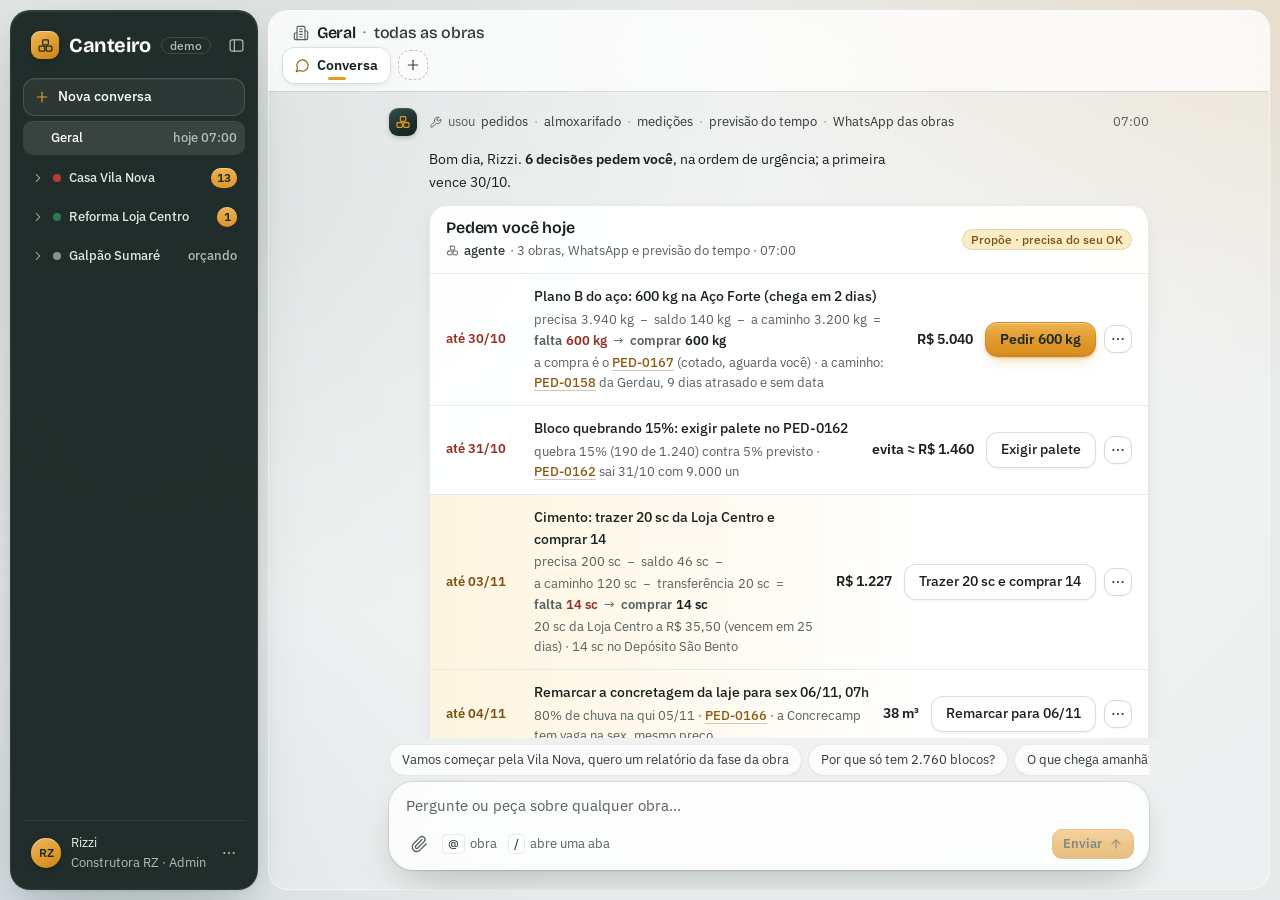
<file: index.html>
<!doctype html>
<html lang="pt-BR">
<head>
<meta charset="utf-8">
<meta name="viewport" content="width=device-width, initial-scale=1">
<meta name="robots" content="noindex, nofollow">
<title>Canteiro · agente de obras (protótipo)</title>
<link rel="preconnect" href="https://fonts.googleapis.com">
<link rel="preconnect" href="https://fonts.gstatic.com" crossorigin>
<link href="https://fonts.googleapis.com/css2?family=IBM+Plex+Sans:wght@400;500;600&family=Bricolage+Grotesque:opsz,wght@12..96,500;12..96,600;12..96,700&display=swap" rel="stylesheet">
<link rel="stylesheet" href="css/app.css">
<link rel="stylesheet" href="css/motion.css">
</head>
<body>
<div id="gate"><div class="box">
  <div class="brand"><div class="logo"><svg width="17" height="17" viewBox="0 0 24 24" fill="none" stroke="currentColor" stroke-width="1.75" stroke-linecap="round" stroke-linejoin="round" aria-hidden="true"><rect x="3" y="13" width="8" height="7" rx="1.2"/><rect x="13" y="13" width="8" height="7" rx="1.2"/><rect x="8" y="4" width="8" height="7" rx="1.2"/></svg></div>Canteiro</div>
  <h2>Abra no computador</h2>
  <p>O painel do gerente é feito para telas a partir de 1100 px. No celular, use a tela do canteiro: o WhatsApp do mestre, que funciona aqui.</p>
  <a class="btn amb" href="#campo">Abrir a tela do canteiro</a>
  <p class="meta">Sua tela: <span id="gw"></span> px de largura · o painel pede 1100 px</p>
</div></div>
<div class="app">
  <aside class="side" id="side"></aside>
  <header class="ses-top" id="sesTop" hidden></header>
  <main class="main" id="main"></main>
  <section class="visao" id="visao" aria-labelledby="vsTit" hidden></section>
</div>
<div class="drawer" id="drawer" onclick="if(event.target===this)closeDrawer()"><div class="pane" id="drawerPane" role="dialog" aria-modal="true" tabindex="-1"></div></div>
<div class="modal" id="modal" onclick="if(event.target===this)foraDoModal()"><div class="box" id="modalBox" role="dialog" aria-modal="true" tabindex="-1"></div></div>
<div class="toast" id="toast" role="status" aria-live="polite"></div>

<script src="js/icons.js"></script>
<script src="js/data.js"></script>
<script src="js/core.js"></script>
<script src="js/features/campo.js"></script>
<script src="js/features/proativo.js"></script>
<script src="js/features/gestao.js"></script>
<script src="js/features/conversa.js"></script>
<script src="js/features/clima.js"></script>
<script src="js/features/mercado.js"></script>
<script src="js/boot.js"></script>
<script src="js/motion.js"></script>
</body>
</html>
</file>
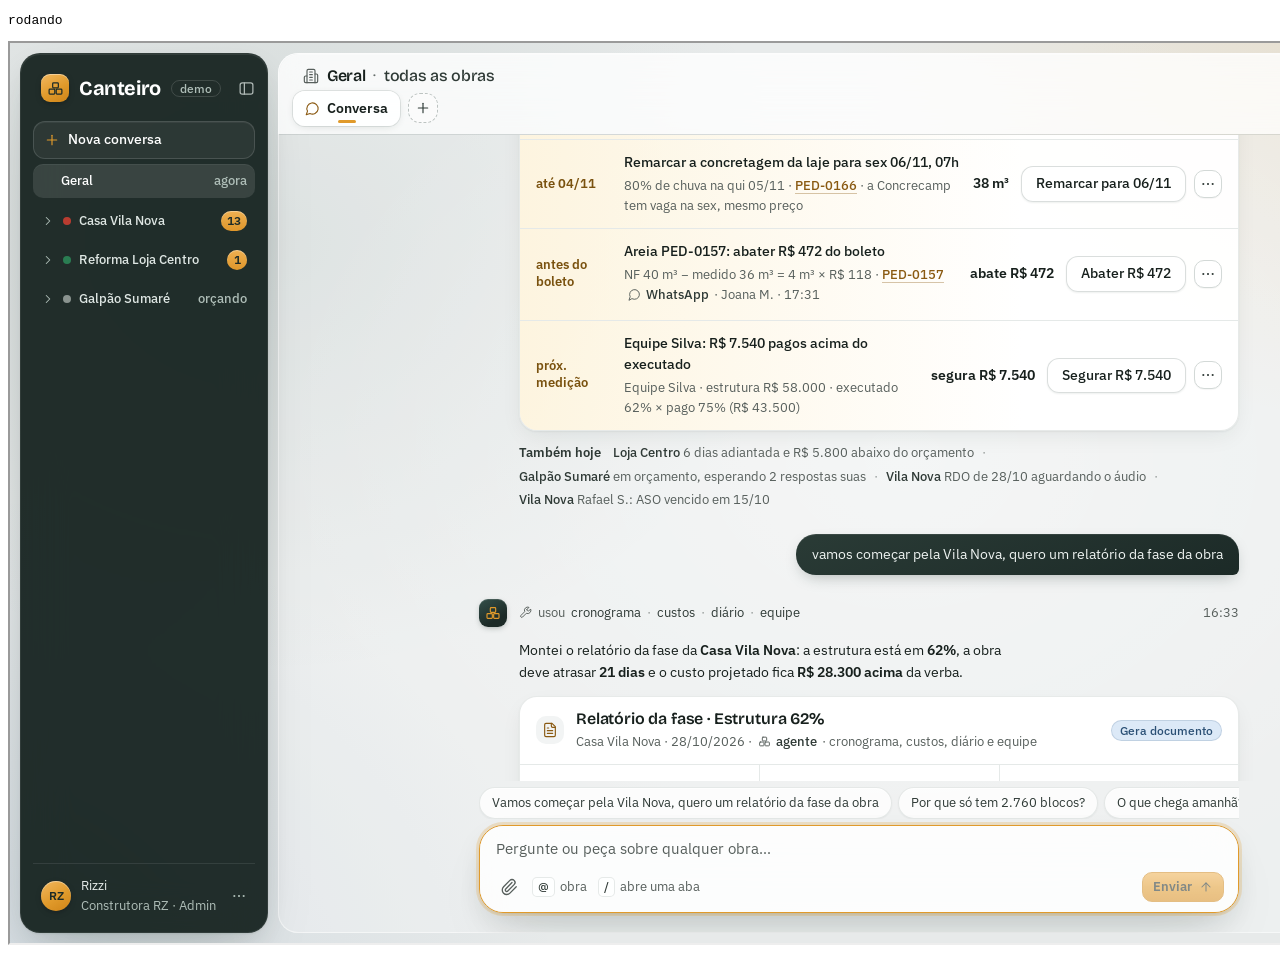
<file: tests/conversa.html>
<!doctype html><meta charset="utf-8"><body><pre id="out">rodando</pre><script>
/* Digita no campo como o usuário e confere o que o agente devolve. */
const log=[], errs=[]; const f=document.createElement('iframe'); f.style.width='1440px'; f.style.height='900px'; document.body.appendChild(f);
const sleep=ms=>new Promise(r=>setTimeout(r,ms));
f.onload=async()=>{ const w=f.contentWindow, d=()=>f.contentDocument; w.onerror=m=>errs.push(String(m));
 const E=s=>{try{return w.eval(s)}catch(e){errs.push(s+' → '+e.message)}};
 const ultimo=()=>{ const m=[...d().querySelectorAll('.msg')]; return m.length? m[m.length-1].innerText : ''; };
 const digitar=async(txt)=>{ const ta=d().querySelector('textarea'); if(!ta){errs.push('sem campo'); return '';}
   ta.value=txt; ta.dispatchEvent(new w.Event('input',{bubbles:true})); ta.dispatchEvent(new w.KeyboardEvent('keydown',{key:'Enter',bubbles:true}));
   const marca=txt.replace(/^@\S+\s+\S+\s*/,'').slice(0,18);
   // espera a resposta: tudo o que vem depois da mensagem digitada
   for(let i=0;i<80;i++){ const ms=[...d().querySelectorAll('.msg')]; const j=ms.map(m=>m.innerText).findLastIndex(x=>x.includes(marca));
     if(j>=0 && ms.length>j+1 && !d().querySelector('.ca-pensando')){ await sleep(200); return [...d().querySelectorAll('.msg')].slice(j+1).map(m=>m.innerText).join('\n'); }
     await sleep(100); }
   errs.push('sem resposta para: '+txt); return ''; };
 const tem=(nome,txt,re)=>{ const ok=re.test(txt); log.push((ok?'ok   ':'FALHA ')+nome); if(!ok) errs.push(nome+': '+txt.slice(0,160).replace(/\s+/g,' ')); };
 await sleep(400);
 tem('abre na Geral com o briefing', d().querySelector('#main').innerText, /decis|pedem/i);
 tem('relatório da fase', await digitar('vamos começar pela Vila Nova, quero um relatório da fase da obra'), /Relatório da fase/);
 tem('oferece a sessão da obra', d().querySelector('#main').innerText, /sessão só da|Continuar/i);
 tem('blocos: conta e quebra', await digitar('por que só tem 2.760 blocos?'), /2\.760[\s\S]*15%/);
 const ab=[...d().querySelectorAll('.msg button, .msg a')].reverse().find(b=>/almoxarifado/i.test(b.textContent)); if(ab){ ab.click(); await sleep(300); }
 tem('abre o almoxarifado numa aba', String(f.contentWindow.location.hash)+' '+(E('JSON.stringify(state.visao||{})')||''), /\/t\/inventario/);
 tem('a conversa sai da vista (uma coisa por vez)', String(E("document.getElementById('main').hidden")), /true/);
 const pg=d().getElementById('vsPerg'); if(pg){ pg.value='o que pede atenção aqui?'; pg.dispatchEvent(new w.Event('input',{bubbles:true})); pg.form.requestSubmit(); }
 for(let i=0;i<40 && (d().querySelector('.ca-pensando')||!E('state.visao===null')); i++) await sleep(100); await sleep(300);
 tem('campo da aba responde na Conversa', E("JSON.stringify(state.visao)")+' '+[...d().querySelectorAll('.msg')].slice(-3).map(m=>m.innerText).join(' '), /^null[\s\S]*(Almoxarifado|almoxarifado)/);
 tem('a aba fica guardada', E("sessaoAtual().abas.map(a=>a.chave).join()"), /inventario/);
 tem('@Loja Centro sobras', await digitar('@Loja Centro o que sobra?'), /porcelanato|cimento/i);
 tem('pedir aço vira proposta', await digitar('pede 600 kg de aço'), /Aprovar|Pedir/);
 tem('quem está na obra', await digitar('quem está na obra hoje?'), /7|Rafael/);
 tem('não reconhecido é honesto', await digitar('qual a cor do capacete do papa'), /não sei|chutar/i);
 E("abrirVisao('kanban','vila-nova')"); await sleep(300); E('perguntarSobre()'); await sleep(200);
 tem('perguntar sobre a visão de Pedidos', await digitar('explica isto'), /PED-|pedido|NF/i);
 tem('o agente não abre aba sozinho', String(E('state.visao')), /null/);
 const sem=/NaN|undefined|\[object/.exec(d().querySelector('#main').innerText); if(sem) errs.push('LIXO na conversa: '+sem[0]);
 document.getElementById('out').textContent='FIM\n'+log.join('\n')+'\nERROS:\n'+(errs.join('\n')||'nenhum'); };
f.src='/index.html?cv='+Math.random()+'#c/geral';
</script>
</file>
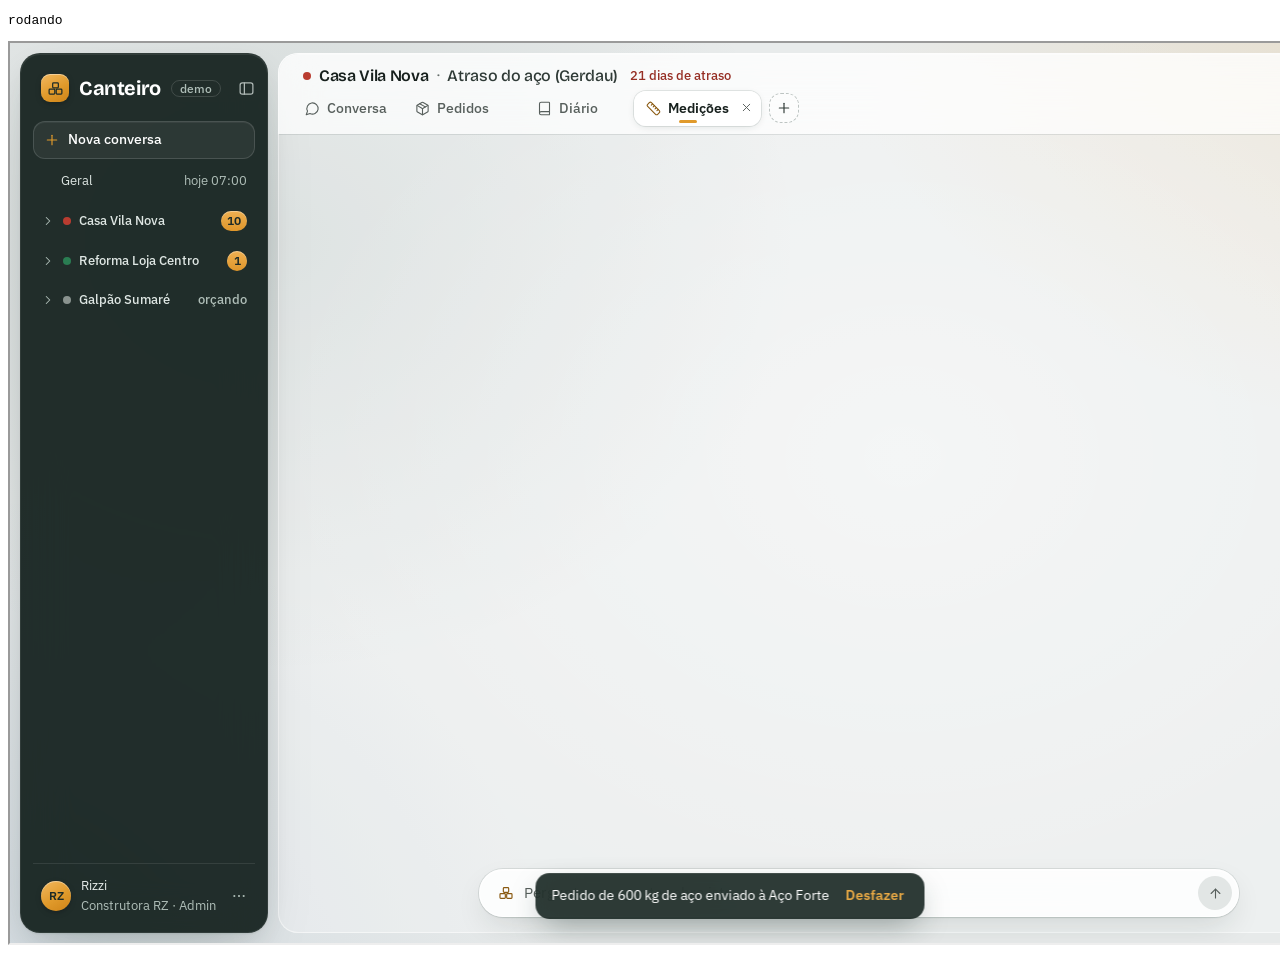
<file: tests/ponta-a-ponta.html>
<!doctype html><meta charset="utf-8"><body><pre id="out">rodando</pre><script>
const log=[], errs=[]; const f=document.createElement('iframe'); f.style.width='1440px'; f.style.height='900px'; document.body.appendChild(f);
const sleep=ms=>new Promise(r=>setTimeout(r,ms));
f.onload=async()=>{ const w=f.contentWindow, d=()=>f.contentDocument; w.onerror=m=>errs.push(String(m));
 const E=s=>{try{return w.eval(s)}catch(e){errs.push(s+' → '+e.message)}};
 const go=async h=>{E(`location.hash='#${h}'`); await sleep(120);};
 // a tela pedida pela rota antiga abre como visão (#visao); o resto (conversa, modal) fica onde estava
 const clicar=async(sel,re,onde='#visao:not([hidden]), #main')=>{ const b=[...d().querySelectorAll(onde.split(', ').map(o=>o+' '+sel).join(', '))].find(x=>re.test(x.textContent.trim())); if(!b){errs.push('sem botão '+re+' em '+onde); return false;} b.click(); await sleep(150); return true; };
 const sal=id=>E(`(()=>{const i=dados('vila-nova').inv.find(x=>x.id==='${id}');return i.ent-i.sai})()`);
 // 1. Pedidos: aprovar a telha pelo botão
 await go('obra/vila-nova/kanban'); const c0=E("LOTES.find(l=>l.id==='PED-0163').col");
 await clicar('button',/^Aprovar R\$ 9\.165/); log.push('PED-0163 col '+c0+' → '+E("LOTES.find(l=>l.id==='PED-0163').col"));
 // 2. WhatsApp: confirmar o áudio pelo botão
 await go('campo'); const b0=sal('bloco'); await clicar('button',/^Confirmar e gravar/); log.push('bloco '+b0+' → '+sal('bloco'));
 await go('obra/vila-nova/diario'); log.push('RDO aguardando? '+d().querySelector('#visao').innerText.includes('aguardando confirmação'));
 // 3. NF da areia pelo modal
 const a0=sal('areia'); E("openConferencia('PED-0157')"); await sleep(200); await clicar('button',/^Abater R\$ 472/,'#modal'); log.push('areia '+a0+' → '+sal('areia')+' · conf '+E("LOTES.find(l=>l.id==='PED-0157').conf"));
 // 4. Início: aprovar a 1ª decisão
 await go('home'); const l0=E('LOG.length'); const pri=d().querySelector('#main .btn.amb, #main .btn.pri'); if(pri){pri.click(); await sleep(250);} else errs.push('home sem primária'); log.push('LOG '+l0+' → '+E('LOG.length'));
 // 5. Medições: segurar e contador de Custos
 await go('obra/vila-nova/medicoes'); await clicar('button',/^Segurar R\$ 7\.540/); log.push('Custos pend '+E("typeof pendCustos==='function'?pendCustos(OBRAS[0]).length??pendCustos(OBRAS[0]):'?'"));
 // 6. Aprovações em lote
 await go('aprovacoes'); E('apTodas(true)'); await sleep(100); const p0=E("PROPOSTAS.filter(p=>p.st==='pendente').length"); E('aprovarSelecionadas()'); await sleep(150); log.push('pendentes '+p0+' → '+E("PROPOSTAS.filter(p=>p.st==='pendente').length"));
 // 7. Todas as rotas depois de tudo
 for(const r of ['home','hub','estoque','aprovacoes','campo','fluxos','obra/vila-nova/hoje','obra/vila-nova/componentes','obra/vila-nova/kanban','obra/vila-nova/inventario','obra/vila-nova/entreobras','obra/vila-nova/overview','obra/vila-nova/medicoes','obra/vila-nova/prazos','obra/vila-nova/diario','obra/vila-nova/equipe','obra/loja-centro/hoje','obra/loja-centro/kanban','obra/galpao/hoje']){ await go(r); const t=d().querySelector('#main').innerText+d().querySelector('#visao').innerText; if(/NaN|undefined|\[object/.test(t)) errs.push('LIXO '+r+': '+t.match(/.{0,30}(NaN|undefined|\[object).{0,15}/)[0]); if(t.length<50) errs.push('VAZIA '+r); }
 document.getElementById('out').textContent='FIM\n'+log.join('\n')+'\nERROS:\n'+(errs.join('\n')||'nenhum'); };
f.src='/index.html?e2e='+Math.random()+'#home';
</script>
</file>
<file: css/app.css>
/* =====================================================================================================
   Canteiro · base do redesign (design/direcao.md)
   Cor com semântica fixa: ocre = ação · âmbar = pede você · vermelho = perda/bloqueio · azul = a caminho
   · verde = resolvido · cinza = informação. Um nível de caixa (página → cartão). Sem faixa lateral colorida.
   ===================================================================================================== */
:root{
  /* superfícies: concreto frio e neutro (não bege) */
  --bg:#e7eaea; --card:#fff; --sunk:#f2f4f4; --cream:#f2f4f4; --cream2:#e2e6e5;
  --line:#d3d9d7; --line2:#e5e9e8;
  /* texto (AA sobre branco e sobre o concreto) */
  --ink:#17201d; --ink2:#2f3a36; --muted:#575f5c; --faint:#666e6b;
  /* sidebar verde-grafite */
  --side:#1c2a27; --sideHover:rgba(255,255,255,.07); --sideOn:rgba(255,255,255,.11); --sideInk:#dfe7e4; --sideMuted:#afbeb8;
  /* ocre = ação */
  --accent:#e09a2b; --accentHi:#eaaa45; --accentSoft:#fcedd2; --accentInk:#8a5a12;
  --pine:#1c2a27; --pineSoft:#e1ece8; --pineLine:#c4d5ce;
  /* estados (fundos um tom mais vivos; o texto continua AA sobre eles) */
  --amber:#a06a16; --amberSoft:#fcecc6; --amberInk:#7a520f;      /* pede você */
  --red:#b93c30;   --redSoft:#fce3de;   --redInk:#962e24;        /* perda já ocorrida, bloqueio */
  --blue:#3d6b96;  --blueSoft:#dce9f7;  --blueInk:#2b5075;       /* a caminho, transferência */
  --green:#2a7d52; --greenSoft:#d8f0e1; --greenInk:#236c46;      /* resolvido, dentro do previsto */
  --gray:#6a7370;  --graySoft:#dde3e1;  --grayInk:#4a5350;       /* informação */
  --violet:#6b5aa0;
  /* tipografia: 13 · 14 · 16 · 22 · 28 (nada abaixo de 12) */
  --sans:"IBM Plex Sans",-apple-system,BlinkMacSystemFont,"Segoe UI",sans-serif;
  --serif:"Bricolage Grotesque","IBM Plex Sans",-apple-system,sans-serif;
  --t-meta:13px; --t-body:14px; --t-sec:16px; --t-bloco:22px; --t-h1:28px;
  /* espaço */
  --s1:4px; --s2:8px; --s3:12px; --s4:16px; --s5:24px; --s6:32px;
  /* forma: cartão e painel 18 · controle 12 · pílula 999 */
  --r:18px; --rc:12px; --rp:999px;
  /* profundidade: sombras em camadas tingidas de verde-grafite; borda translúcida com realce interno */
  --edge:rgba(28,52,45,.10); --edgeHi:rgba(255,255,255,.7); --hl:inset 0 1px 0 rgba(255,255,255,.6);
  --shadow:0 1px 2px rgba(20,40,34,.06),0 8px 24px -6px rgba(20,40,34,.09);
  --shadowUp:0 1px 2px rgba(20,40,34,.07),0 12px 32px -8px rgba(20,40,34,.16),0 28px 64px -24px rgba(20,40,34,.18);
  /* vidro */
  --glass:rgba(255,255,255,.72); --glassStrong:rgba(255,255,255,.84); --glassDark:rgba(19,32,28,.93);
  --blur:blur(20px) saturate(150%);
  /* movimento */
  --ease:cubic-bezier(.23,1,.32,1);
}
*{box-sizing:border-box} html,body{margin:0;height:100%}
body{font:400 var(--t-body)/1.55 var(--sans);color:var(--ink);background:var(--bg);-webkit-font-smoothing:antialiased;font-variant-numeric:tabular-nums}
button{font:inherit;cursor:pointer;color:inherit} a{color:inherit;text-decoration:none}
:focus-visible{outline:2px solid var(--accentInk);outline-offset:2px;border-radius:6px}
b,strong{font-weight:600}
.ic{flex:none;vertical-align:-3px}
h1,h2,h3{font-family:var(--serif);font-weight:600;letter-spacing:-.02em;text-wrap:balance}
p{text-wrap:pretty}
.app{display:grid;grid-template-columns:248px minmax(0,1fr);height:100vh}

/* ---------------- sidebar ---------------- */
.side{background:var(--side);color:var(--sideInk);display:flex;flex-direction:column;padding:16px 12px 12px;gap:1px;overflow:auto}
.brand{display:flex;align-items:center;gap:10px;font:700 20px var(--serif);letter-spacing:-.02em;color:#fff;padding:2px 8px 16px}
.brand .tag{font:500 12px var(--sans);letter-spacing:0;color:var(--sideMuted);border:1px solid #3d524c;border-radius:99px;padding:0 8px;margin-left:auto}
.logo{width:28px;height:28px;display:grid;place-items:center;flex:none;background:var(--accent);color:var(--pine);border-radius:7px}
.logo svg{width:17px;height:17px}
.side .sec{font-size:12px;color:var(--sideMuted);padding:20px 8px 6px;font-weight:600;letter-spacing:.06em;text-transform:uppercase}
.nav{display:flex;align-items:center;gap:10px;padding:7px 8px;border-radius:7px;color:var(--sideInk);font-size:var(--t-body);min-height:34px}
.nav .ic{color:var(--sideMuted)}
.nav.on{background:var(--sideOn);color:#fff;font-weight:500} .nav.on .ic{color:var(--accent)}
.nav .dot{width:8px;height:8px;border-radius:50%;flex:none;margin:0 4px}
.nav small{margin-left:auto;color:var(--sideMuted);font-size:var(--t-meta)}
.nav .count{margin-left:auto;background:var(--accent);color:var(--pine);font-size:12px;font-weight:600;min-width:20px;text-align:center;padding:0 6px;border-radius:99px;line-height:20px}
.nav .count + small{margin-left:8px}
.newbtn{margin:4px 0;padding:7px 8px;border:0;border-radius:7px;color:var(--sideMuted);background:none;text-align:left;display:flex;align-items:center;gap:10px;font-size:var(--t-body)}
.side .foot{margin-top:auto;padding:12px 8px 4px;border-top:1px solid #2e423d;display:flex;gap:10px;align-items:center;font-size:var(--t-meta);line-height:1.35;color:#e6ecea}
.side .foot span{color:var(--sideMuted)}
.av{width:30px;height:30px;border-radius:50%;background:var(--accent);color:var(--pine);display:grid;place-items:center;font-size:12px;font-weight:600;flex:none}
.fict{display:flex;gap:8px;margin:16px 0 8px;padding:8px;border-radius:7px;color:var(--sideMuted);font-size:12px;line-height:1.45;border:1px solid #2e423d}
.fict .ic{margin-top:1px;color:var(--accent)}
.toggle{margin-left:auto;width:26px;height:15px;border-radius:99px;background:#3d524c;position:relative;flex:none;transition:background .15s var(--ease)}
.toggle::after{content:"";position:absolute;top:2px;left:2px;width:11px;height:11px;border-radius:50%;background:#fff;transition:transform .15s var(--ease)}
.notes .toggle{background:var(--accent)} .notes .toggle::after{transform:translateX(11px)}

/* ---------------- página ---------------- */
.main{overflow:auto;display:flex;flex-direction:column;min-width:0}
.main>*{min-width:0}
.top{flex:none;display:flex;align-items:center;gap:var(--s3);padding:24px var(--s6) 16px;background:#fff;border-bottom:1px solid var(--line)}
.top h1{font-size:var(--t-h1);line-height:1.15;margin:0}
.top:has(+ .tabs){border-bottom:0;padding-bottom:0}
.crumb{color:var(--muted);font-size:var(--t-meta)} .crumb a{text-decoration:underline;text-decoration-color:var(--line);text-underline-offset:3px}
.page{padding:var(--s5) var(--s6) 48px;flex:1;min-width:0;overflow-x:hidden}
.grid{display:grid;gap:var(--s4)} .g2{grid-template-columns:1fr 1fr} .g3{grid-template-columns:repeat(3,1fr)} .g4{grid-template-columns:repeat(4,1fr)}
.grid>*{min-width:0}
.row{display:flex;align-items:center;gap:var(--s2)} .sp{flex:1} .mut{color:var(--muted)} .sm{font-size:var(--t-meta)}
.sectit{font:600 var(--t-sec) var(--serif);letter-spacing:-.01em}

/* cabeçalho da obra */
.obra-top{align-items:flex-start}
.obra-top h1{display:flex;align-items:center;gap:var(--s3)}
.obra-status{display:flex;flex-wrap:wrap;align-items:center;gap:6px 10px;margin-top:6px;font-size:var(--t-meta);color:var(--muted)}
.obra-status b{color:var(--ink);font-weight:500}
.obra-status .sepr{color:var(--line)}

/* abas de 1º nível (Hoje · Suprimentos · Custos · Execução) */
.tabs{flex:none;display:flex;gap:var(--s1);padding:12px var(--s6) 0;border-bottom:1px solid var(--line);background:#fff;overflow-x:auto;scrollbar-width:none}
.tabs::-webkit-scrollbar{display:none}
.tab{flex:none;display:inline-flex;align-items:center;gap:7px;padding:8px 12px 11px;color:var(--muted);white-space:nowrap;border-bottom:2px solid transparent;margin-bottom:-1px;font-size:var(--t-body);font-weight:500}
.tab.on{color:var(--ink);border-bottom-color:var(--accent);font-weight:600} .tab.on .ic{color:var(--accentInk)}
.tab[aria-disabled="true"]{color:#8a928f;cursor:not-allowed}
.tab .count{background:var(--accent);color:var(--pine);font-size:12px;font-weight:600;min-width:20px;text-align:center;padding:0 6px;border-radius:99px;line-height:20px}
.subnav{display:flex;align-items:center;gap:var(--s3);margin:0 0 var(--s5)}

/* controle segmentado (2º nível e filtros) */
.seg{display:inline-flex;gap:2px;padding:3px;background:var(--cream2);border-radius:9px}
.seg a,.seg button{display:inline-flex;align-items:center;gap:6px;border:0;background:none;padding:6px 12px;border-radius:7px;font-size:var(--t-body);font-weight:500;color:var(--ink2);white-space:nowrap;line-height:1.4}
.seg .on{background:#fff;color:var(--ink);box-shadow:0 1px 2px rgba(23,32,29,.1)}
.seg .n{font-size:12px;font-weight:600;color:var(--accentInk)}

/* ---------------- superfícies ---------------- */
.card{background:var(--card);border:1px solid var(--line);border-radius:var(--r);padding:20px 24px;box-shadow:var(--shadow)}
.card h3{margin:0 0 var(--s3);font:600 var(--t-sec)/1.3 var(--serif);letter-spacing:-.01em;display:flex;align-items:center;gap:var(--s2);flex-wrap:wrap}
.card h3 small{color:var(--muted);font:400 var(--t-meta) var(--sans);letter-spacing:0}
.card h3 .ic{color:var(--accentInk)}
/* Um nível de caixa: cartão dentro de cartão (ou dentro do modal) vira região, sem borda nem sombra. */
.card .card,.modal .box .card,.drawer .pane .card .card{border:0;box-shadow:none;border-radius:8px;background:var(--sunk)}
.card .card.agentnote,.modal .box .card.agentnote{background:var(--pineSoft)!important}
.card .card.alertnote,.modal .box .card.alertnote{background:var(--redSoft)!important}
.wscard{cursor:pointer}
.wscard .name{font:600 var(--t-sec)/1.3 var(--serif);letter-spacing:-.01em}
.wscard .row{flex-wrap:wrap}
.vazio{max-width:620px;margin:24px auto;text-align:center;padding:40px 36px}
.vazio>.ic{color:var(--accentInk);margin-bottom:6px}
.vazio h2,.vazio h3{justify-content:center;font-size:var(--t-sec);margin:8px 0 12px}
.sr-only{position:absolute;width:1px;height:1px;padding:0;margin:-1px;overflow:hidden;clip:rect(0 0 0 0);white-space:nowrap;border:0}
.vazio p{margin:0 0 18px;line-height:1.6}

/* KPI: rótulo, número (Bricolage), contexto. Sem barra no topo. */
.kpi{padding:16px 20px} .kpi .l{color:var(--muted);font-size:var(--t-meta)}
.kpi .v{font:600 var(--t-h1)/1.15 var(--serif);margin-top:4px;letter-spacing:-.02em;font-variant-numeric:tabular-nums lining-nums}
.kpi .s{font-size:var(--t-meta);margin-top:4px;display:flex;align-items:center;gap:4px;flex-wrap:wrap}
.kpi .proj{display:inline-block;font:600 12px var(--sans);letter-spacing:0;color:var(--amberInk);background:var(--amberSoft);border-radius:99px;padding:0 8px;vertical-align:middle;margin-left:6px}
.bar{height:6px;background:var(--cream2);border-radius:99px;overflow:hidden} .bar i{display:block;height:100%;background:var(--accent);border-radius:99px}
.split{height:10px;border-radius:99px;overflow:hidden;display:flex;gap:2px;background:var(--cream2)}
.legend{display:flex;flex-wrap:wrap;gap:6px 16px;font-size:var(--t-meta);color:var(--muted)} .legend i{display:inline-block;width:9px;height:9px;border-radius:3px;margin-right:6px;vertical-align:-1px}

/* tabelas */
table{width:100%;border-collapse:collapse}
th{text-align:left;font-size:var(--t-meta);color:var(--muted);font-weight:500;padding:8px 12px;border-bottom:1px solid var(--line);background:var(--sunk)}
th.num{white-space:normal}
td{padding:10px 12px;border-bottom:1px solid var(--line2);vertical-align:middle}
tr:last-child td{border-bottom:0}
table.sm td{padding:8px 12px} table.sm th{padding:7px 12px}
.agentnote table.sm td{padding:7px 0;border-color:var(--pineLine)}
.card[style*="padding:0"] th:first-child,.card[style*="padding:0"] td:first-child{padding-left:20px}
.card[style*="padding:0"] th:last-child,.card[style*="padding:0"] td:last-child{padding-right:20px}
.card:has(table){overflow-x:auto}
.num{text-align:right;font-variant-numeric:tabular-nums;white-space:nowrap}
td .pill{white-space:nowrap;margin:2px 0}

/* ---------------- estado × ação ---------------- */
/* pill = estado (não clica) */
.pill{display:inline-flex;align-items:center;gap:5px;padding:1px 9px;border-radius:99px;font-size:12px;font-weight:500;white-space:nowrap;line-height:1.65}
.pill .ic{vertical-align:0}
.ok,.p-ok{background:var(--greenSoft);color:var(--greenInk)}
.warn,.p-pede{background:var(--amberSoft);color:var(--amberInk)}
.bad,.p-perda{background:var(--redSoft);color:var(--redInk)}
.info,.p-caminho{background:var(--blueSoft);color:var(--blueInk)}
.gray,.p-info{background:var(--graySoft);color:var(--grayInk)}
/* botão = ação nomeada pela consequência */
.btn{display:inline-flex;align-items:center;justify-content:center;gap:7px;padding:7px 14px;border-radius:8px;border:1px solid var(--line);background:#fff;color:var(--ink);font-size:var(--t-body);font-weight:500;line-height:1.4;white-space:nowrap;box-shadow:0 1px 1px rgba(23,32,29,.04);transition:background-color .12s var(--ease),border-color .12s var(--ease),transform .12s var(--ease)}
.btn.pri{background:var(--ink);color:#fff;border-color:var(--ink)}
.btn.amb{background:var(--accent);border-color:var(--accent);color:var(--pine);font-weight:600}
.btn.sm{padding:5px 10px;font-size:var(--t-meta)}
.btn[disabled],.btn[aria-disabled="true"]{opacity:.55;cursor:not-allowed}
.iconbtn{padding:6px;border:0;background:none;border-radius:7px;color:var(--muted);display:inline-grid;place-items:center;transition:background-color .12s var(--ease),transform .12s var(--ease)}
.btn:active,.iconbtn:active,.seg a:active,.seg button:active,.chip:active{transform:scale(.97)}
.btn[disabled]:active{transform:none}
.link{color:var(--accentInk);display:inline-flex;align-items:center;gap:5px;font-size:var(--t-meta);font-weight:500}
@media (hover:hover){
  .nav:hover{background:var(--sideHover)} .newbtn:hover{background:var(--sideHover);color:#fff}
  .tab:not(.on):not([aria-disabled="true"]):hover{color:var(--ink)}
  .seg a:not(.on):hover,.seg button:not(.on):hover{color:var(--ink);background:rgba(255,255,255,.5)}
  .btn:hover{background:var(--sunk);border-color:#bfc7c4}
  .btn.pri:hover{background:var(--ink2);border-color:var(--ink2)}
  .btn.amb:hover{background:var(--accentHi);border-color:var(--accentHi)}
  .iconbtn:hover{background:var(--cream2);color:var(--ink)}
  .link:hover{text-decoration:underline}
  .wscard{transition:border-color .12s var(--ease)} .wscard:hover{border-color:#b9c2bf}
  tr.click:hover td{background:#f6f8f7;cursor:pointer}
  .ld:hover{background:#fafbfb}
  .fluxo:hover{background:#f6f8f7}
  .chip:hover{border-color:var(--accent);color:var(--ink)}
  .crumb a:hover{color:var(--ink)}
}

/* ---------------- componentes globais (js/core.js) ---------------- */
/* linha de decisão: prazo | obra · título · conta | valor | ação ⋯ */
.ld-lista{background:#fff;border:1px solid var(--line);border-radius:var(--r);box-shadow:var(--shadow);overflow:hidden}
.card .ld-lista{border:0;box-shadow:none;border-radius:0;margin:0 -24px}
.ld{display:grid;grid-template-columns:88px minmax(0,1fr) auto auto;gap:var(--s4);align-items:center;padding:12px 20px;border-top:1px solid var(--line2)}
.ld:first-child{border-top:0}
.ld-prazo{font-size:var(--t-meta);font-weight:600;line-height:1.3}
.ld-prazo.t-perda{color:var(--redInk)} .ld-prazo.t-pede{color:var(--amberInk)} .ld-prazo.t-caminho{color:var(--blueInk)} .ld-prazo.t-ok{color:var(--greenInk)} .ld-prazo.t-info{color:var(--muted)}
.ld-txt{min-width:0}
.ld-tit{font-weight:500;color:var(--ink)} .ld-tit .ld-obra{color:var(--muted);font-weight:400}
.ld-conta{font-size:var(--t-meta);color:var(--muted);margin-top:2px}
.ld-valor{font-weight:600;white-space:nowrap;text-align:right}
.ld-acts{display:flex;align-items:center;gap:var(--s2);justify-content:flex-end}
.ld-feito{display:flex;align-items:center;gap:var(--s2);font-size:var(--t-meta);color:var(--greenInk);animation:fadeIn .15s var(--ease)}
.ld-feito button{border:0;background:none;padding:0;color:var(--accentInk);font-weight:600;text-decoration:underline;text-underline-offset:3px}
.ld.feito .ld-tit,.ld.feito .ld-valor{color:var(--muted)}
/* linha de conta (recibo) */
.lc{font-size:var(--t-body);line-height:1.6}
.lc-eq{display:flex;flex-wrap:wrap;align-items:baseline;gap:4px 8px}
.lc-t{white-space:nowrap} .lc-t small{font-size:var(--t-meta);color:var(--muted);margin-right:4px}
.lc-op{color:var(--muted)}
.lc-falta{font-weight:600} .lc-falta.t-perda{color:var(--redInk)} .lc-falta.t-ok{color:var(--greenInk)}
.lc-comprar{font-weight:600;color:var(--ink)}
.lc-fonte{margin-top:4px}
/* chip de fonte */
.fonte{display:inline-flex;align-items:center;gap:5px;font-size:var(--t-meta);color:var(--muted);white-space:nowrap}
.fonte .ic{color:var(--muted)}
.fonte b{font-weight:500;color:var(--ink2)}
/* referência de documento */
.docref{font-weight:500;color:var(--accentInk);text-decoration:underline;text-decoration-color:rgba(138,90,18,.35);text-underline-offset:3px;white-space:nowrap}
.doc-chegou{animation:docFlash 1s var(--ease)}
@keyframes docFlash{0%,35%{box-shadow:0 0 0 3px var(--accentHi);background-color:var(--accentSoft)}100%{box-shadow:0 0 0 3px rgba(234,170,69,0)}}
/* nota de validação: faixa fina recolhível, visual de "pesquisa" */
.val{display:block;margin:0 0 var(--s4);border:1px dashed #9fb0aa;border-radius:8px;background:rgba(255,255,255,.55);color:var(--ink2);font-size:var(--t-meta);line-height:1.5}
.val summary{display:flex;gap:var(--s2);align-items:center;padding:6px 12px;cursor:pointer;list-style:none;min-width:0}
.val summary::-webkit-details-marker{display:none}
.val summary .ic{color:var(--muted)}
.val summary .vt{flex:none;font-weight:600;color:var(--grayInk);text-transform:uppercase;letter-spacing:.05em;font-size:12px}
.val summary .vq{min-width:0;overflow:hidden;text-overflow:ellipsis;white-space:nowrap}
.val summary .chev{margin-left:auto;color:var(--muted);transition:transform .15s var(--ease)}
.val[open] summary .vq{white-space:normal}
.val[open] summary .chev{transform:rotate(180deg)}
div.callout.val{display:flex;gap:var(--s2);align-items:flex-start;padding:8px 12px}
div.callout.val .ic{color:var(--muted);margin-top:2px}
div.callout.val b{color:var(--grayInk)}
body:not(.notes) .val{display:none}

/* callouts e notas */
.callout{display:flex;gap:9px;align-items:flex-start;border:1px solid #ead7b0;background:var(--amberSoft);border-radius:8px;padding:10px 14px;font-size:var(--t-meta);line-height:1.5;margin-bottom:var(--s4);color:var(--ink2)}
.callout .ic{color:var(--amberInk);margin-top:2px}
.callout b{color:var(--amberInk);font-weight:600}
.card .callout{border:0}
.agentnote{background:var(--pineSoft)!important;border-color:var(--pineLine)!important}
.agentnote h3 .ic,.agentnote > .ic{color:var(--pine)}
.alertnote{background:var(--redSoft)!important;border-color:#eccdc7!important}
.alertnote > .ic{color:var(--red)}
.inline{display:flex;gap:9px;align-items:flex-start}
.inline > .ic{margin-top:2px}
.curva{display:inline-grid;place-items:center;width:20px;height:20px;border-radius:5px;font-size:12px;font-weight:600;vertical-align:1px;margin-left:4px}
.curva.cA{background:var(--accentSoft);color:var(--accentInk)} .curva.cB{background:var(--blueSoft);color:var(--blueInk)} .curva.cC{background:var(--cream2);color:var(--grayInk)}

/* formulários */
input.f,select.f,textarea.f{width:100%;padding:8px 12px;border:1px solid var(--line);border-radius:8px;font:inherit;background:#fff;color:var(--ink)}
input.f:focus,select.f:focus,textarea.f:focus{outline:0;border-color:var(--accent);box-shadow:0 0 0 3px var(--accentSoft)}
textarea.f{line-height:1.6}
label.l{display:block;font-size:var(--t-meta);color:var(--muted);margin:14px 0 5px;font-weight:500}
.drop{border:1.5px dashed #c3cbc8;border-radius:10px;padding:24px;text-align:center;color:var(--muted);background:var(--sunk)}
.drop .ic{color:var(--muted);display:block;margin:0 auto 8px}
.steps{display:flex;gap:6px;margin-bottom:22px} .steps div{flex:1;height:3px;border-radius:99px;background:var(--cream2)} .steps div.on{background:var(--accent)}

/* Gantt */
.gantt{display:grid;grid-template-columns:170px 1fr;gap:10px 14px;align-items:center;font-size:var(--t-meta)}
.gtrack{position:relative;height:24px;background:var(--sunk);border-radius:6px}
.gb{position:absolute;top:3px;height:16px;border-radius:99px}
.today{position:absolute;top:-6px;bottom:-6px;width:2px;background:var(--red)}

/* Pedidos (kanban) */
.kb{display:grid;grid-auto-flow:column;grid-auto-columns:256px;gap:14px;overflow:auto;padding-bottom:12px}
.col{padding:0;min-height:300px}
.col h4{margin:0 0 10px;padding:4px 2px 8px;border-bottom:2px solid var(--line);font-size:var(--t-meta);font-weight:600;display:flex;gap:6px;align-items:center} .col h4 small{color:var(--muted);font-weight:400;margin-left:auto;font-size:var(--t-meta)}
.kc{background:#fff;border:1px solid #d9dfdd;border-radius:8px;padding:11px 12px;margin-bottom:8px;font-size:var(--t-meta);position:relative;box-shadow:var(--shadow)}
.kc[draggable="true"]{cursor:grab}
.kc b{display:block;margin-bottom:3px;font-weight:500} .kc .meta b{white-space:nowrap;flex:none} .kc .meta{display:flex;justify-content:space-between;gap:8px;color:var(--muted);font-size:var(--t-meta);margin-top:8px}
/* atrasado: estado por fundo e borda, sem faixa lateral */
.kc.late{background:#fdf5f4;border-color:#e9c4be} .kc.done{background:var(--sunk);box-shadow:none}
.kb5{display:grid;grid-template-columns:repeat(5,minmax(0,1fr));gap:10px;padding-bottom:12px}
.kb5 .col{padding:0;min-width:0}
.kb5 .col h4{flex-wrap:wrap}
.kb5 .kc{padding:10px;font-size:var(--t-meta);overflow-wrap:anywhere}
.kb5 .kc .meta{flex-wrap:wrap}
.kc .kact{display:flex;justify-content:flex-end;margin-top:8px}
.kc .kact .btn{padding:4px 9px;font-size:var(--t-meta)}
.kc.done .kact{justify-content:flex-start}
/* Diário (gestao.js): dia ativo por fundo, sem faixa lateral */
body .g-day.on{box-shadow:none;font-weight:500}

/* ---------------- agente: mensagens (painel lateral, Início) ---------------- */
.chat{display:flex;flex-direction:column;min-height:0;min-width:0}
.msgs{flex:1;overflow:auto;padding:28px max(28px,calc((100% - 760px)/2)) 12px;display:flex;flex-direction:column;gap:24px}
.msgs > .callout,.msgs > .val{margin-bottom:0}
.msg{max-width:760px;width:100%}
.msg.me{align-self:flex-end;width:auto;max-width:560px;background:var(--pine);color:#eef3f1;padding:10px 16px;border-radius:16px 16px 4px 16px;line-height:1.5}
.msg.ai{display:flex;gap:12px;line-height:1.65;color:var(--ink2)}
.msg.ai .bub{flex:1;min-width:0;max-width:68ch;text-wrap:pretty;background:#fff;border:1px solid var(--line);border-radius:4px 14px 14px 14px;padding:14px 18px;box-shadow:var(--shadow)}
.msg.ai .bub b{color:var(--ink)}
.msg.ai table{margin:10px 0;background:none;border-top:1px solid var(--line);border-bottom:1px solid var(--line)}
.msg.ai th{background:none}
.msg .row{flex-wrap:wrap}
.aiav{width:28px;height:28px;display:grid;place-items:center;flex:none;margin-top:1px;background:var(--pine);color:var(--accent);border-radius:7px}
.aiav svg{width:16px;height:16px}
.tools{font-size:var(--t-meta);color:var(--muted);margin-bottom:8px;display:flex;flex-wrap:wrap;gap:4px 8px}
.tools span{display:inline-flex;align-items:center;gap:5px;background:var(--sunk);border:1px solid var(--line2);padding:0 8px;border-radius:99px}
.tools .ic{vertical-align:0}
.note{display:flex;gap:8px;align-items:flex-start;margin:4px 0}
.note .ic{margin-top:4px}
.composer{margin:8px auto 20px;width:calc(100% - 56px);max-width:760px;border:1px solid #c3cbc8;background:#fff;border-radius:14px;padding:12px 14px 10px;box-shadow:var(--shadow)}
.composer:focus-within{border-color:var(--accent)}
.composer textarea{width:100%;border:0;outline:0;resize:none;font:15px/1.5 var(--sans);min-height:48px;background:none;color:var(--ink);padding:4px 2px}
.composer textarea::placeholder{color:var(--muted)}
.chips{display:flex;gap:6px;margin:0 auto 4px;width:calc(100% - 56px);max-width:760px;flex-wrap:nowrap;overflow-x:auto;scrollbar-width:none}
.chips::-webkit-scrollbar{display:none}
.chip{flex:none;border:1px solid var(--line);background:#fff;padding:5px 12px;border-radius:99px;font-size:var(--t-meta);color:var(--ink2);transition:border-color .12s var(--ease),transform .12s var(--ease)}
.attach{display:inline-flex;gap:6px;align-items:center;background:var(--sunk);border:1px solid var(--line2);padding:2px 10px;border-radius:7px;font-size:var(--t-meta);margin:0 4px 6px 0;color:var(--ink2)}
.attach .ic{color:var(--muted);vertical-align:0}
.msg.me .attach{background:#2e423d;border-color:#3d524c;color:#dfe7e4}


/* ---------------- modal e drawer ---------------- */
/* modal grava: role=dialog, X, Esc, foco preso, rodapé de ação fixo; clicar fora não fecha se houver formulário */
.modal{position:fixed;inset:0;background:rgba(23,32,29,.32);display:none;place-items:center;z-index:30}
.modal.on{display:grid;animation:fadeIn .18s var(--ease)}
.modal .box{position:relative;width:640px;max-width:95vw;max-height:90vh;overflow:auto;background:#fff;border:1px solid var(--line);border-radius:14px;padding:28px 32px 0;box-shadow:0 24px 70px rgba(23,32,29,.18)}
.modal.on .box{animation:modalIn .18s var(--ease)}
.modal .box::after{content:"";display:block;height:28px}
.modal .box:has(> .row:last-child .btn)::after{height:0}
.modal h2{font-size:var(--t-bloco);line-height:1.2;display:flex;align-items:center;gap:10px;padding-right:36px}
.modal h2 .ic{color:var(--accentInk)}
.modal .box > .row:last-child:has(.btn){position:sticky;bottom:0;z-index:2;margin:22px -32px 0!important;padding:14px 32px 18px;background:#fff;border-top:1px solid var(--line2)}
.dlg-x{position:absolute;top:12px;right:12px;z-index:3;width:40px;height:40px}
/* drawer consulta: X, Esc, clicar fora fecha */
.drawer{position:fixed;inset:0;background:rgba(23,32,29,.22);display:none;justify-content:flex-end;z-index:20}
.drawer.on{display:flex;animation:fadeIn .22s var(--ease)}
.drawer .pane{width:580px;max-width:95vw;background:var(--bg);height:100%;overflow:auto;padding:24px 32px;border-left:1px solid var(--line);box-shadow:-20px 0 50px rgba(23,32,29,.1)}
.drawer.on .pane{animation:drawerIn .22s var(--ease)}
.drawer h2{font-size:var(--t-bloco);line-height:1.2}
.drawer h3{font-size:var(--t-sec)!important}
@keyframes fadeIn{from{opacity:0}to{opacity:1}}
@keyframes modalIn{from{opacity:0;transform:scale(.97)}to{opacity:1;transform:none}}
@keyframes drawerIn{from{transform:translateX(40px);opacity:0}to{transform:none;opacity:1}}
@keyframes sheetIn{from{transform:translateY(24px);opacity:0}to{transform:none;opacity:1}}

/* toast: role=status aria-live=polite; entra subindo 8 px em 160 ms */
.toast{position:fixed;bottom:24px;left:50%;transform:translate(-50%,8px);opacity:0;background:var(--pine);color:#fff;padding:10px 16px;border-radius:10px;display:none;z-index:40;font-size:var(--t-body);box-shadow:0 10px 30px rgba(23,32,29,.2);transition:opacity .16s var(--ease),transform .16s var(--ease);max-width:min(640px,92vw)}
.toast.on{opacity:1;transform:translate(-50%,0)}
.toast .t-in{display:flex;align-items:center;gap:var(--s3)}
.toast .t-undo{border:0;background:none;color:var(--accentHi);font-weight:600;padding:2px 4px;border-radius:5px}
.toast.neutro{background:#fff;color:var(--ink2);border:1px solid var(--line)}
.toast.neutro .ic{color:var(--muted)}

/* mapa de fluxos */
.fluxos{padding:0;overflow:hidden}
.fluxos h2{margin:0;padding:16px 24px 8px;font-size:var(--t-sec)}
.fluxos + .fluxos{margin-top:var(--s4)}
.fluxo{display:grid;grid-template-columns:32px minmax(0,1fr) 210px 20px;gap:var(--s4);align-items:center;padding:12px 24px;border-top:1px solid var(--line2);cursor:pointer;width:100%;text-align:left;background:none;border-left:0;border-right:0;border-bottom:0;font:inherit;color:inherit}
.fluxo .fn{font-weight:600;color:var(--muted)}
.fluxo .ft{font-weight:500}
.fluxo .fd{font-size:var(--t-meta);color:var(--muted);margin-top:2px}
.fluxo .fo{font-size:var(--t-meta);color:var(--ink2)}
.fluxo .ic{color:var(--muted)}

.spin{animation:spin 1s linear infinite}
@keyframes spin{to{transform:rotate(360deg)}}

/* ---------------- casca: sessão com abas ----------------
   Lateral (só conversas) · topo da sessão (título + abas) · a aba ativa ocupa a área inteira: a conversa (#main)
   ou uma tela (#visao). Uma coisa por vez; nada de painel ao lado. */
.app{overflow:hidden;grid-template-rows:auto minmax(0,1fr)}
@media (min-width:1100px){ html,body{overflow:hidden} }   /* só os painéis rolam (conversa, tela, página); o destaque nunca desce a página */
.app>.side{grid-column:1;grid-row:1/-1} .app>.ses-top{grid-column:2;grid-row:1} .app>.main,.app>.visao{grid-column:2;grid-row:2}
.app.em-pagina>.main{grid-row:1/-1}
.app>.main[hidden],.ses-top[hidden]{display:none}

/* sidebar: conversas + visões */
.side-nova{display:flex;align-items:center;gap:8px;margin:0 0 4px;padding:7px 10px;border:1px solid #3d524c;border-radius:8px;background:none;color:#fff;font-size:var(--t-body);font-weight:500;transition:background-color .12s var(--ease),transform .12s var(--ease)}
.side-nova .ic{color:var(--accent)}
.side-nova:active{transform:scale(.97)}
.side-bloco{display:flex;flex-direction:column;gap:1px}
.side .grp{display:flex;align-items:center;gap:6px;width:100%;margin-top:6px;padding:6px 8px;border:0;border-radius:7px;background:none;text-align:left;font-size:var(--t-meta);color:var(--sideInk);font-weight:500;min-width:0;min-height:32px}
.side .grp .grp-chev{color:var(--sideMuted);flex:none;transition:transform .15s var(--ease)}
.side .grp[aria-expanded=true] .grp-chev{transform:rotate(90deg)}
.side .grp .dot{width:8px;height:8px;border-radius:50%;flex:none;margin:0 2px}
.side .grp small{color:var(--sideMuted)}
.grp-l{display:flex;flex-direction:column;gap:1px}
.grp-l[hidden]{display:none}
.side .grp small{margin-left:auto;font-size:var(--t-meta);flex:none}
.side .grp .count{margin-left:auto;background:var(--accent);color:var(--pine);font-size:12px;font-weight:600;min-width:20px;text-align:center;padding:0 6px;border-radius:99px;line-height:20px;flex:none}
.sess-t{min-width:0;overflow:hidden;text-overflow:ellipsis;white-space:nowrap}
.nav.sess{padding-left:28px;min-height:30px;font-size:var(--t-meta)}
.nav.sess small{flex:none;padding-left:8px}
.nav.sess.on{font-weight:500}
.sess-nova{border:0;background:none;text-align:left;color:var(--sideMuted);width:100%}
.sess-nova .ic{margin-left:-20px}
.perfil{margin-top:auto;position:relative}
.side .foot{width:100%;border:0;border-top:1px solid #2e423d;background:none;text-align:left;border-radius:0 0 7px 7px;font:inherit;font-size:var(--t-meta)}
.side .foot .foot-t{flex:1;min-width:0;color:#e6ecea}
.side .foot .foot-t span{color:var(--sideMuted)}
.side .foot .av{color:var(--pine)}
.side .foot>.ic{color:var(--sideMuted);flex:none}
.side .foot[aria-expanded=true]{background:var(--sideHover)}
.ca-menu-pop.perfil-pop{top:auto;bottom:calc(100% + 6px);left:0;right:0;min-width:0;transform-origin:bottom left}
.ca-menu-pop .toggle{background:var(--cream2)}
.notes .ca-menu-pop .toggle{background:var(--accent)}
.pop-nota{display:flex;gap:8px;margin:4px 0 0;padding:10px 10px 6px;border-top:1px solid var(--line2);font-size:var(--t-meta);line-height:1.45;color:var(--muted)}
.pop-nota .ic{flex:none;margin-top:2px;color:var(--muted)}

/* a conversa */
.main.ca{overflow:hidden;background:var(--bg)}
.ses-top{display:flex;flex-direction:column;min-width:0;background:#fff;border-bottom:1px solid var(--line);position:relative;z-index:3}
.ses-tit{display:flex;align-items:baseline;gap:var(--s3);padding:12px 24px 2px;min-width:0}
.ses-tit h1{display:flex;align-items:center;gap:8px;font-size:var(--t-sec);line-height:1.3;margin:0;min-width:0;white-space:nowrap}
.ses-tit h1 .dot{width:8px;height:8px;border-radius:50%;flex:none}
.ses-tit h1 .ic{color:var(--muted);flex:none}
.ses-tit h1 .sepr{color:var(--faint);font-weight:400}
.ses-onde{flex:none}
.ses-nome{min-width:0;overflow:hidden;text-overflow:ellipsis;font-weight:500;color:var(--ink2)}
.ses-st{flex:none;font-size:var(--t-meta);color:var(--muted);white-space:nowrap}
.abas{display:flex;align-items:flex-end;gap:2px;padding:0 16px;min-width:0;flex-wrap:wrap}
.aba-c{flex:none;display:inline-flex;align-items:center;position:relative}
.aba{flex:none;display:inline-flex;align-items:center;gap:7px;padding:8px 10px 10px;border:0;background:none;color:var(--muted);font-size:var(--t-body);font-weight:500;white-space:nowrap;border-bottom:2px solid transparent;border-radius:6px 6px 0 0;transition:color .12s var(--ease)}
.aba .ic{color:var(--muted)}
.aba.on{color:var(--ink);font-weight:600;border-bottom-color:var(--accent)}
.aba.on .ic{color:var(--accentInk)}
.aba .aba-ob{color:var(--muted);font-weight:400}
.aba-c .aba{padding-right:30px}
.aba-x{position:absolute;right:4px;top:7px;display:inline-grid;place-items:center;width:22px;height:22px;padding:0;border:0;border-radius:5px;background:none;color:var(--muted);visibility:hidden}
.aba-c.on .aba-x,.aba-c:focus-within .aba-x{visibility:visible}
.aba:focus-visible{outline-offset:-2px}
.abas-mais{flex:none;position:relative;align-self:center;margin:0 0 2px 4px}
.aba-add{display:inline-grid;place-items:center;width:30px;height:30px;padding:0;border:1px dashed #b9c2bf;border-radius:8px;background:none;color:var(--ink2);transition:background-color .12s var(--ease),border-color .12s var(--ease),transform .12s var(--ease)}
.aba-add[aria-expanded=true]{border-style:solid;border-color:var(--accent);background:var(--accentSoft);color:var(--accentInk)}
.aba-add:active{transform:scale(.97)}
.abas-pop{left:0;min-width:260px;max-height:calc(100vh - 140px);overflow:auto}
.pop-g + .pop-g{margin-top:4px;padding-top:4px;border-top:1px solid var(--line2)}
.pop-sec{font-size:12px;color:var(--muted);padding:6px 10px 2px;font-weight:600;letter-spacing:.04em;text-transform:uppercase}
.pop-cab{display:flex;align-items:center;gap:6px;padding:2px 4px 6px 2px;margin-bottom:4px;border-bottom:1px solid var(--line2);font-size:var(--t-meta);font-weight:600;color:var(--ink2)}
.ca-menu-pop .pop-cab button{width:auto;padding:6px;flex:none}
.ca-menu-pop .dot{width:8px;height:8px;border-radius:50%;flex:none}
.ca-menu-pop .pop-seta{margin-left:auto;color:var(--muted)}
.ca-menu-pop .n{margin-left:auto;font-size:12px;font-weight:600;color:var(--accentInk);background:var(--accentSoft);border-radius:99px;min-width:20px;text-align:center;padding:0 6px;line-height:20px}
.ca-menu-pop{position:absolute;top:calc(100% + 6px);left:0;min-width:280px;background:#fff;border:1px solid var(--line);border-radius:10px;box-shadow:0 10px 32px rgba(23,32,29,.14);padding:6px;z-index:10;transform-origin:top left;animation:popIn .14s var(--ease)}
.ca-menu-pop button{display:flex;align-items:center;gap:10px;width:100%;border:0;background:none;text-align:left;padding:8px 10px;border-radius:7px;font-size:var(--t-body);color:var(--ink)}
.ca-menu-pop button .ic{color:var(--muted)}
.ca-menu-pop button small{margin-left:auto;color:var(--muted);font-size:var(--t-meta)}
.ca-menu-pop button .ic:last-child{color:var(--accentInk)}
.ca-menu-pop button:focus-visible{outline-offset:-2px}
.ca-menu-pop button[aria-checked=true]{font-weight:500}
.ca-msgs{scroll-padding:16px}
.ca .msg.ai .bub{overflow-x:auto}
.ca-cartao{margin-top:12px}
.ca-cartao .ld-lista{box-shadow:none}
.ca-pe{flex:none;padding:6px 0 0;position:relative}
.ca-pe .chips{margin-bottom:6px}
.ca-comp{position:relative;margin-top:0;padding-top:8px}
.ca-comp textarea{min-height:24px;max-height:180px;overflow-y:auto}
.ca-comp .row{gap:var(--s2)}
.ca-dica{font-size:var(--t-meta);color:var(--muted);display:inline-flex;align-items:center;gap:5px}
.ca-dica kbd{font:500 12px var(--sans);color:var(--ink2);background:var(--sunk);border:1px solid var(--line);border-radius:5px;padding:0 5px;line-height:18px}
.ca-dica kbd + kbd{margin-left:6px}
.ca-ctx{display:flex;flex-wrap:wrap;gap:6px;margin:0 0 6px}
.ca-ctx[hidden]{display:none}
.ca-tag{display:inline-flex;align-items:center;gap:6px;font-size:var(--t-meta);color:var(--accentInk);background:var(--accentSoft);border-radius:7px;padding:2px 4px 2px 8px;font-weight:500}
.ca-tag:not(:has(button)){padding-right:8px}
.ca-tag button{border:0;background:none;color:var(--accentInk);padding:3px;border-radius:5px;display:inline-grid;place-items:center}
.ca-ac{position:absolute;left:8px;right:8px;bottom:calc(100% + 6px);background:#fff;border:1px solid var(--line);border-radius:10px;box-shadow:0 10px 32px rgba(23,32,29,.14);padding:6px;max-height:320px;overflow:auto;z-index:6;transform-origin:bottom left;animation:popIn .14s var(--ease)}
.ca-ac .cab{font-size:12px;color:var(--muted);padding:4px 10px 6px;font-weight:600;letter-spacing:.04em;text-transform:uppercase}
.ca-ac [role=option]{display:flex;align-items:center;gap:10px;padding:7px 10px;border-radius:7px;cursor:pointer}
.ca-ac [role=option] .ic{color:var(--muted)}
.ca-ac [role=option] .dot{width:8px;height:8px;border-radius:50%;flex:none;margin:0 3px}
.ca-ac [aria-selected=true]{background:var(--sunk)}
.ca-ac [aria-selected=true] .ic{color:var(--accentInk)}
.ca-ac .h{margin-left:auto;color:var(--muted);font-size:var(--t-meta)}
.mencao{font-weight:600;color:var(--accentHi)}
.ca-pensando .bub{display:flex;align-items:center;gap:8px;color:var(--muted);font-size:var(--t-meta)}
.ca-vazio{max-width:520px;margin:auto;text-align:center;color:var(--ink2);padding:24px 0}
.ca-vazio .aiav{margin:0 auto 12px;width:36px;height:36px;border-radius:9px}
.ca-vazio h2{font-size:var(--t-bloco);margin:0 0 8px;color:var(--ink)}
.ca-vazio p{margin:0;line-height:1.6}
.ca-vazio b{color:var(--ink);background:var(--sunk);border:1px solid var(--line);border-radius:5px;padding:0 5px}
@keyframes popIn{from{opacity:0;transform:scale(.97)}to{opacity:1;transform:none}}

/* a aba de tela */
.visao{display:flex;flex-direction:column;min-width:0;min-height:0;background:var(--bg)}
.visao[hidden]{display:none}
.vs-atraso{color:var(--redInk);font-weight:500}
.vs-filtro{flex:none;display:flex;align-items:center;gap:8px;padding:8px 24px;background:var(--accentSoft);color:var(--accentInk);font-size:var(--t-meta)}
.vs-filtro .link{margin-left:auto}
.vs-corpo{flex:1;overflow:auto;min-height:0;display:flex;flex-direction:column;container:visao/inline-size}
.vs-corpo>.top{padding:12px 24px;min-height:0}
.vs-corpo>.top h1{display:none}
.vs-corpo>.top:not(:has(.crumb,.btn)){display:none}
.visao .page{padding:20px 24px 32px}
.vs-perg{flex:none;display:flex;align-items:center;gap:10px;margin:0 auto 16px;width:calc(100% - 48px);max-width:760px;padding:6px 6px 6px 14px;background:#fff;border:1px solid #c3cbc8;border-radius:12px;box-shadow:var(--shadow)}
.vs-perg:focus-within{border-color:var(--accent)}
.vs-perg>.ic{color:var(--accentInk);flex:none}
.vs-perg input{flex:1;min-width:0;border:0;outline:0;background:none;font:15px/1.5 var(--sans);color:var(--ink);padding:5px 0}
.vs-perg input::placeholder{color:var(--muted)}
.vs-enviar{display:inline-grid;place-items:center;width:32px;height:32px;padding:0;border:0;border-radius:8px;background:var(--accent);color:var(--pine);transition:background-color .12s var(--ease),transform .12s var(--ease)}
.vs-enviar:disabled{background:var(--cream2);color:var(--muted)}
.vs-enviar:not(:disabled):active{transform:scale(.97)}
.ca-sobre{display:inline-flex;align-items:center;gap:5px;margin-right:4px;padding:0 7px;border-radius:6px;background:#2e423d;color:#dfe7e4;font-size:var(--t-meta);font-weight:500;vertical-align:1px}
.vs-realce{background-color:var(--accentSoft)!important;box-shadow:0 0 0 2px var(--accent);border-radius:6px}
tr.vs-realce{box-shadow:none} tr.vs-realce>td{background-color:var(--accentSoft)!important}
/* o conteúdo das telas foi feito para a largura da página; no painel (560–720 px) as grades descem de coluna */
@container visao (max-width:899px){ .g3,.g4{grid-template-columns:repeat(2,minmax(0,1fr))} }
@container visao (max-width:620px){ .g2,.g3{grid-template-columns:minmax(0,1fr)} }
/* painel estreito: a linha de decisão empilha (prazo · texto · valor + ações), o ciclo perde as setas e o quadro
   de pedidos rola de lado em vez de espremer 5 colunas */
@container visao (max-width:760px){
  .ld{grid-template-columns:minmax(0,1fr) auto;gap:4px 12px;padding:12px 16px}
  .ld-prazo,.ld-txt{grid-column:1/-1}
  .ld-valor{grid-column:1;text-align:left}
  .ld-acts{grid-column:2;flex-wrap:wrap}
  .ld-valor:empty{display:none} .ld-valor:empty + .ld-acts{grid-column:1/-1;justify-content:flex-start}
  .ciclo-seta{display:none}
  .ciclo-et{flex-direction:column;align-items:flex-start;gap:4px;padding:6px 8px}
  .ciclo-l small{white-space:normal}
  .kb5{grid-template-columns:none!important;grid-auto-flow:column;grid-auto-columns:minmax(208px,1fr);overflow-x:auto}   /* vence o style inline das colunas */
}

@media (hover:hover){
  .side-nova:hover{background:var(--sideHover)}
  .side .grp:hover,.side .foot:hover{background:var(--sideHover)}
  .aba:not(.on):hover{color:var(--ink)}
  .aba-c:hover .aba-x{visibility:visible}
  .aba-x:hover{background:var(--cream2);color:var(--ink)}
  .aba-add:hover{border-color:#8f9995;color:var(--ink)}
  .vs-enviar:not(:disabled):hover{background:var(--accentHi)}
  .ca-menu-pop button:hover{background:var(--sunk)}
  .ca-tag button:hover{background:rgba(138,90,18,.12)}
}
@keyframes sideIn{from{transform:translateX(-24px);opacity:0}to{transform:none;opacity:1}}

/* =====================================================================================================
   Vidro e profundidade
   Fundo: concreto frio com luz ambiente (ocre quente no alto à direita, grafite e azul frios embaixo à esquerda).
   Vidro só no que flutua: lateral, topo da sessão, campo da conversa, "Perguntar sobre isto", menus, modal,
   drawer e toast. Conteúdo fica quase opaco (≥ 94%) para a leitura. Sem vidro: fundo opaco (fim da seção).
   ===================================================================================================== */
body{background:
  radial-gradient(1100px 760px at 104% -8%,rgba(232,163,58,.20),transparent 62%),
  radial-gradient(900px 700px at 62% 46%,rgba(255,255,255,.38),transparent 70%),
  radial-gradient(1000px 820px at -6% 108%,rgba(61,107,150,.14),transparent 64%),
  radial-gradient(760px 620px at 18% 22%,rgba(28,66,56,.10),transparent 70%),
  var(--bg);background-attachment:fixed}

/* casca: lateral e coluna principal flutuando a 10 px da janela (só no painel; o #campo no celular fica de ponta a ponta) */
@media (min-width:1100px){
.app{padding:10px;column-gap:10px;row-gap:0}
.app>.side{border-radius:20px;background:var(--glassDark);-webkit-backdrop-filter:var(--blur);backdrop-filter:var(--blur);
  border:1px solid rgba(255,255,255,.07);box-shadow:inset 0 1px 0 rgba(255,255,255,.08),var(--shadowUp)}
.app>.ses-top{border-radius:20px 20px 0 0;background:none;border:1px solid var(--edgeHi);border-bottom-color:var(--edge);box-shadow:var(--hl)}
/* o vidro do topo e do campo da conversa fica num ::before: assim o menu "+" e o autocompletar, que moram dentro
   deles, desfocam a página de verdade (um elemento com backdrop-filter isolaria o desfoque dos filhos) */
.app>.ses-top::before,.composer::before{content:"";position:absolute;inset:0;z-index:-1;border-radius:inherit;pointer-events:none;
  background:var(--glass);-webkit-backdrop-filter:var(--blur);backdrop-filter:var(--blur)}
.composer::before{background:var(--glassStrong)}
/* o véu claro da coluna é um item da grade atrás de topo e conteúdo: a área rola sem virar "cartão" */
.app::before{content:"";grid-column:2;grid-row:1/-1;border-radius:20px;background:rgba(255,255,255,.26);box-shadow:inset 0 0 0 1px rgba(255,255,255,.55)}
.app>.main,.app>.visao{border-radius:0 0 20px 20px}
.app>.ses-top[hidden]+.main,.app.em-pagina>.main{border-radius:20px}
.main.ca,.visao{background:none}
.app.em-pagina>.main>.top{border-radius:20px 20px 0 0;background:var(--glass);border-bottom-color:var(--edge)}
}
.top{background:rgba(255,255,255,.7);border-bottom-color:var(--edge)}
.tabs{background:rgba(255,255,255,.7);border-bottom-color:var(--edge)}

/* lateral */
.side{scrollbar-width:none}
.brand .tag{border-color:rgba(255,255,255,.14)}
.logo,.av{background:linear-gradient(150deg,#f2b860 0%,#e09a2b 55%,#cf8418 100%);box-shadow:inset 0 1px 0 rgba(255,255,255,.4),0 2px 6px -1px rgba(0,0,0,.3)}
.logo{border-radius:9px}
.nav,.side .grp,.newbtn{border-radius:10px}
.nav.on{background:var(--sideOn);box-shadow:inset 0 1px 0 rgba(255,255,255,.06)}
.side-nova{border-radius:12px;border-color:rgba(255,255,255,.14);background:rgba(255,255,255,.05);box-shadow:inset 0 1px 0 rgba(255,255,255,.06)}
.nav .count,.side .grp .count,.tab .count{background:linear-gradient(180deg,#eeb052,#df962a);box-shadow:inset 0 1px 0 rgba(255,255,255,.35)}
.side .foot{border-top-color:rgba(255,255,255,.09);border-radius:0 0 12px 12px}
.fict{border-color:rgba(255,255,255,.09);border-radius:12px}

/* topo da sessão e abas: aba ativa em vidro claro com indicador arredondado */
.abas{padding:2px 14px 8px;gap:4px}
.aba{padding:7px 12px;border-bottom:0;border-radius:12px;position:relative}
.aba-c .aba{padding-right:32px}
.aba.on{background:rgba(255,255,255,.88);box-shadow:var(--hl),0 0 0 1px var(--edge),0 2px 8px -2px rgba(20,40,34,.14)}
.aba.on::after{content:"";position:absolute;left:50%;bottom:3px;width:18px;height:3px;margin-left:-9px;border-radius:99px;background:var(--accent)}
.aba-c .aba.on::after{margin-left:-19px}
.aba-x{top:6px;border-radius:8px}
.aba-add{border-radius:12px;border-color:rgba(28,52,45,.28);background:rgba(255,255,255,.4)}
.tab{border-radius:12px 12px 0 0}

/* forma dos controles */
.btn,input.f,select.f,textarea.f,.vs-enviar,.ca-tag,.attach{border-radius:var(--rc)}
.btn.sm,.kc .kact .btn{border-radius:10px}
.iconbtn,body .mm-b{border-radius:10px}
.seg{border-radius:13px;background:rgba(28,52,45,.08);box-shadow:inset 0 1px 2px rgba(20,40,34,.06)}
.seg a,.seg button{border-radius:10px}
.seg .on{box-shadow:var(--hl),0 1px 2px rgba(20,40,34,.1),0 2px 6px -2px rgba(20,40,34,.12)}
.pill,.chip,.cv-chip,.kpi .proj,.ca-menu-pop .n{border-radius:var(--rp)}

/* botões: realce interno; primário em ocre → âmbar com brilho */
.btn{background:rgba(255,255,255,.92);border-color:rgba(28,52,45,.16);box-shadow:var(--hl),0 1px 2px rgba(20,40,34,.07)}
.btn.amb,.vs-enviar:not(:disabled){background:linear-gradient(180deg,#efb150 0%,#e09a2b 52%,#d78d1e 100%);border-color:#cf8a22;color:var(--pine);
  box-shadow:inset 0 1px 0 rgba(255,255,255,.38),inset 0 -1px 0 rgba(138,90,18,.18),0 1px 2px rgba(138,90,18,.22),0 6px 14px -6px rgba(214,140,30,.55)}
.btn.pri{background:linear-gradient(180deg,#2c3a35,var(--ink));border-color:var(--ink);box-shadow:inset 0 1px 0 rgba(255,255,255,.12),0 1px 2px rgba(20,40,34,.2),0 6px 14px -6px rgba(20,40,34,.4)}
.btn[disabled].amb,.btn[aria-disabled="true"].amb{box-shadow:none}

/* pílulas de estado: um anel do próprio tom dá corpo sem escurecer o texto */
.pill{box-shadow:inset 0 0 0 1px color-mix(in srgb,currentColor 16%,transparent)}

/* superfícies de conteúdo: quase opacas, borda translúcida e sombra em camadas */
.card,.ld-lista,body .cv-cartao,body .hm-st,body .hm-vazio{background:rgba(255,255,255,.95);border-color:var(--edge);border-radius:var(--r);box-shadow:var(--hl),var(--shadow)}
.card .card,.modal .box .card,.drawer .pane .card .card{border-radius:12px;box-shadow:none}
.card .ld-lista,body .cv-cartao .ld-lista,.ca-cartao .ld-lista{background:none;box-shadow:none}
.kc{border-radius:14px;border-color:var(--edge);background:rgba(255,255,255,.95);box-shadow:var(--hl),0 1px 2px rgba(20,40,34,.06),0 4px 12px -4px rgba(20,40,34,.08)}
.kc.late{background:#fdf3f1;border-color:#ecc6bf}
.callout,.val,.drop,body .sup-dconta{border-radius:14px}
.gtrack{border-radius:10px}
th{background:rgba(242,244,244,.8)}
.msg.me{background:linear-gradient(160deg,#2a3b36,var(--pine));border-radius:20px 20px 6px 20px;box-shadow:inset 0 1px 0 rgba(255,255,255,.08),0 6px 16px -6px rgba(20,40,34,.35)}
.msg.ai .bub{border-radius:6px 18px 18px 18px;border-color:var(--edge);box-shadow:var(--hl),var(--shadow)}
.aiav,body .cv-av{background:linear-gradient(150deg,#34504a,var(--pine) 70%);border-radius:9px;box-shadow:inset 0 1px 0 rgba(255,255,255,.12),0 2px 6px -2px rgba(20,40,34,.4)}
body .cv-c-ic{border-radius:10px}
.tools span{background:rgba(255,255,255,.6);border-color:var(--edge)}
/* linha que pede você: realce suave de âmbar que esmaece para a direita (sem faixa lateral) */
.ld:has(> .ld-prazo.t-pede):not(.feito),.ap-it:has(> .ld > .ld-prazo.t-pede):not(.feito){background:linear-gradient(90deg,rgba(252,236,198,.55),rgba(252,236,198,0) 70%)}
.ap-it .ld{background:none!important}

/* vidro: campo da conversa e "Perguntar sobre isto" */
.composer{position:relative;isolation:isolate;border-radius:24px;border-color:rgba(255,255,255,.8);background:none;
  box-shadow:var(--hl),0 0 0 1px var(--edge),var(--shadowUp)}
.composer:focus-within{border-color:var(--accent);box-shadow:var(--hl),0 0 0 3px rgba(224,154,43,.22),var(--shadowUp)}
.chip,body .cv-chip{background:rgba(255,255,255,.8);border-color:var(--edge);box-shadow:var(--hl),0 1px 2px rgba(20,40,34,.05)}
.vs-perg{border-radius:var(--rp);padding:6px 6px 6px 18px;border-color:rgba(255,255,255,.8);background:var(--glassStrong);-webkit-backdrop-filter:var(--blur);backdrop-filter:var(--blur);
  box-shadow:var(--hl),0 0 0 1px var(--edge),var(--shadowUp);position:relative;z-index:2;margin-top:-62px}
.visao .page{padding-bottom:84px}
.vs-perg:focus-within{border-color:var(--accent);box-shadow:var(--hl),0 0 0 3px rgba(224,154,43,.22),var(--shadowUp)}
.vs-enviar{border-radius:var(--rp);width:34px;height:34px}

/* vidro: menus, autocompletar, modal, drawer, toast */
.ca-menu-pop,body .mm-pop,.ca-ac{border-radius:16px;background:rgba(255,255,255,.86);-webkit-backdrop-filter:var(--blur);backdrop-filter:var(--blur);
  border:1px solid rgba(255,255,255,.8);box-shadow:var(--hl),0 0 0 1px var(--edge),var(--shadowUp)}
.ca-menu-pop button,body .mm-pop button,.ca-ac [role=option]{border-radius:10px}
.ca-menu-pop button:hover,body .mm-pop button:hover,.ca-ac [aria-selected=true]{background:rgba(28,52,45,.07)}
.pop-g + .pop-g,.pop-nota,.pop-cab{border-color:var(--edge)}
.modal{background:rgba(20,34,30,.30);-webkit-backdrop-filter:blur(3px);backdrop-filter:blur(3px)}
.modal .box{border-radius:22px;background:rgba(255,255,255,.9);-webkit-backdrop-filter:var(--blur);backdrop-filter:var(--blur);
  border:1px solid rgba(255,255,255,.8);box-shadow:var(--hl),0 0 0 1px var(--edge),0 2px 4px rgba(20,40,34,.06),0 24px 64px -12px rgba(20,40,34,.32)}
.modal .box > .row:last-child:has(.btn){background:rgba(255,255,255,.86);border-top-color:var(--edge)}
.drawer{background:rgba(20,34,30,.2)}
.drawer .pane{margin:10px;height:calc(100% - 20px);border-radius:22px;background:rgba(238,241,241,.86);-webkit-backdrop-filter:var(--blur);backdrop-filter:var(--blur);
  border:1px solid rgba(255,255,255,.7);box-shadow:var(--hl),0 24px 64px -12px rgba(20,40,34,.3)}
.toast{border-radius:14px;background:rgba(24,38,34,.9);-webkit-backdrop-filter:var(--blur);backdrop-filter:var(--blur);
  box-shadow:inset 0 1px 0 rgba(255,255,255,.1),0 12px 32px -8px rgba(20,40,34,.4)}
.toast.neutro{background:var(--glassStrong);border-color:rgba(255,255,255,.8);box-shadow:var(--hl),0 0 0 1px var(--edge),var(--shadowUp)}
.ca-vazio .aiav{border-radius:12px}
.ca-vazio b,.ca-dica kbd{border-color:var(--edge);background:rgba(255,255,255,.7)}

/* #campo no celular: só forma e profundidade, sem vidro (desempenho) */
body .wa-b{border-radius:16px;box-shadow:0 1px 1px rgba(20,40,34,.06),0 4px 12px -6px rgba(20,40,34,.14)}
body .wa-dia{border-radius:var(--rp);box-shadow:0 1px 2px rgba(20,40,34,.06)}
body .wa-btn{box-shadow:inset 0 1px 0 rgba(255,255,255,.6),0 1px 2px rgba(20,40,34,.08)}
body .wa-btn.pri{background:linear-gradient(180deg,#2c3a35,var(--pine));box-shadow:inset 0 1px 0 rgba(255,255,255,.12),0 6px 14px -6px rgba(20,40,34,.45)}
body .wa-inp{box-shadow:0 1px 2px rgba(20,40,34,.08)}
body .bx-chip{border-radius:14px}

/* sem vidro: fundo opaco */
@supports not ((backdrop-filter:blur(1px)) or (-webkit-backdrop-filter:blur(1px))){
  .app>.side{background:var(--side)}
  .app>.ses-top::before,.composer::before,.vs-perg,.ca-menu-pop,body .mm-pop,.ca-ac,.modal .box,.toast.neutro{background:#fff}
  .drawer .pane{background:var(--bg)} .toast{background:var(--pine)}
}

/* ---------------- tela pequena ---------------- */
/* Abaixo de 1100 px o painel do gerente não cabe; o aviso oferece a saída: a tela do canteiro (#campo). */
#gate{display:none}
@media (max-width:1099px){
  .app,.drawer,.modal{display:none!important}
  body:not(.campo-mode) .toast{display:none!important}
  #gate{display:grid;position:fixed;inset:0;place-items:center;background:var(--bg);color:var(--ink);padding:32px 24px;z-index:100}
  #gate .box{max-width:380px;font-size:16px}
  #gate .brand{color:var(--ink);padding:0 0 32px;font-size:20px}
  #gate h2{font-size:var(--t-bloco);margin:0;line-height:1.2}
  #gate p{color:var(--ink2);margin:12px 0 0;line-height:1.55}
  #gate .btn{margin-top:24px;width:100%;padding:12px 16px;font-size:16px}
  #gate .meta{margin-top:24px;padding-top:16px;border-top:1px solid var(--line);font-size:var(--t-meta);color:var(--muted)}
  /* no celular (#campo) o modal vira bottom sheet */
  body.campo-mode .modal{place-items:end center}
  body.campo-mode .modal .box{width:100%;max-width:none;max-height:92vh;border-radius:16px 16px 0 0;border-bottom:0}
  body.campo-mode .modal.on .box{animation:sheetIn .22s var(--ease)}
  body.campo-mode .modal .box > .row:last-child:has(.btn){margin:22px -18px 0!important;padding:12px 18px calc(14px + env(safe-area-inset-bottom))}
}

@media (prefers-reduced-motion:reduce){
  .spin{animation:none}
  *{transition-property:opacity!important}
  .modal.on .box,.drawer.on .pane,.app.side-aberta>.side,.ca-ac,.ca-menu-pop,body.campo-mode .modal.on .box{animation:fadeIn .18s linear!important}
  .side .grp .grp-chev{transition:none}
  .doc-chegou{animation:none;outline:3px solid var(--accentHi);outline-offset:2px}
  .toast{transform:translate(-50%,0)!important}
  .btn:active,.iconbtn:active,.seg a:active,.seg button:active,.chip:active{transform:none}
}

/* ===== Lateral recolhível (desktop) ===== */
.brand{position:relative}
.side-fechar{margin-left:auto;width:32px;height:32px;border-radius:10px;border:0;background:none;color:var(--sideInk);display:grid;place-items:center;opacity:.75;flex:none}
.side-fechar:hover{background:rgba(255,255,255,.08);opacity:1}
.side-fechar:focus-visible{opacity:1}
.app.lat-fechada{grid-template-columns:64px minmax(0,1fr)}
.app.lat-fechada>.side{padding:12px 10px;align-items:center;gap:6px}
.r-btn{position:relative;width:44px;height:44px;border-radius:12px;border:0;background:none;color:var(--sideInk);display:grid;place-items:center;flex:none;font:600 13px/1 var(--sans)}
.r-btn:hover{background:rgba(255,255,255,.08)}
.r-btn.on{background:rgba(255,255,255,.12);color:#fff}
.r-logo{margin-bottom:6px} .r-logo .logo{margin:0}
.r-ini{letter-spacing:.02em}
.r-dot{position:absolute;left:6px;top:6px;width:7px;height:7px;border-radius:50%;box-shadow:0 0 0 2px var(--side)}
.r-n{position:absolute;right:-2px;top:-2px;min-width:18px;height:18px;padding:0 5px;border-radius:999px;background:var(--accent);color:var(--pine);font:600 12px/18px var(--sans);text-align:center}
.r-sep{width:28px;height:1px;background:rgba(255,255,255,.12);margin:6px 0}
@media (prefers-reduced-motion:no-preference){ .app{transition:grid-template-columns .22s cubic-bezier(.23,1,.32,1)} }
</file>
<file: css/motion.css>
/* ===================== MOVIMENTO =====================
   Uma linguagem só: ease-out forte (--mv-ease), 150–250 ms, só transform/opacity (blur curto só em troca de estado).
   Nada anima em ação de alta frequência (digitar, rolar, mover o foco). As entradas pontuais (troca de aba, bolha nova,
   aprovar, contador, menus, grupos da lateral) são disparadas pelo js/motion.js; aqui ficam o desenho e os estados. */
:root{
  --mv-ease:cubic-bezier(.23,1,.32,1);
  --mv-ease-io:cubic-bezier(.77,0,.175,1);
  --mv-rapido:160ms;
  --mv-base:220ms;
}

/* ---------- 2. mensagem nova: a bolha sobe 8 px; no agente, avatar e cartões entram em stagger (máx. 5) ---------- */
@keyframes mvSobe{from{opacity:0;transform:translateY(8px)}to{opacity:1;transform:none}}
@keyframes mvAparece{from{opacity:0}to{opacity:1}}
.msg.me.cv-entra,.msg.mv-entra{animation:mvSobe var(--mv-base) var(--mv-ease) both;transform-origin:bottom right}
.cv-ai.cv-entra{animation:none}
.cv-ai.cv-entra > .cv-av{animation:mvAparece var(--mv-rapido) var(--mv-ease) both}
.cv-ai.cv-entra .cv-corpo > *{animation:mvSobe var(--mv-base) var(--mv-ease) both}
.cv-ai.cv-entra .cv-corpo > :nth-child(2){animation-delay:40ms}
.cv-ai.cv-entra .cv-corpo > :nth-child(3){animation-delay:80ms}
.cv-ai.cv-entra .cv-corpo > :nth-child(4){animation-delay:120ms}
.cv-ai.cv-entra .cv-corpo > :nth-child(n+5){animation-delay:160ms}
.msg.cv-entra + .msg.cv-entra .cv-corpo > *{animation-delay:60ms}

/* ---------- 3. "usando ferramentas…": um brilho passa sobre o balão (transform só; o texto não vira gradiente) ---------- */
.ca-pensando.mv-entra{animation:mvSobe var(--mv-base) var(--mv-ease) both}
.ca-pensando .bub{position:relative;overflow:hidden;isolation:isolate}
.ca-pensando .bub::after{content:"";position:absolute;inset:0;pointer-events:none;
  background:linear-gradient(100deg,transparent 0 30%,rgba(255,255,255,.75) 50%,transparent 70% 100%);
  transform:translateX(-100%);animation:mvBrilho 1.6s var(--mv-ease-io) infinite}
.ca-pensando .bub .ic{animation:mvGira 1.6s var(--mv-ease-io) infinite;transform-origin:50% 50%}
@keyframes mvBrilho{to{transform:translateX(100%)}}
@keyframes mvGira{0%,55%{transform:none}75%{transform:rotate(-14deg)}100%{transform:none}}

/* ---------- 4. aprovar: crossfade do botão para "Aprovado · Desfazer", check que se desenha, realce verde que esmaece ---------- */
.ld{position:relative}
.ld.mv-aprovou::after{content:"";position:absolute;inset:0;pointer-events:none;background:rgba(47,125,84,.12);animation:mvEsmaece 1.1s var(--mv-ease) .12s both}
.ld.mv-aprovou .ld-feito{animation:mvTroca var(--mv-base) var(--mv-ease) both}
.ld.mv-aprovou .ld-feito svg path{stroke-dasharray:1;stroke-dashoffset:1;animation:mvTraco 320ms var(--mv-ease) 90ms forwards}
.ld.mv-voltou .ld-acts{animation:mvTroca var(--mv-base) var(--mv-ease) both}
@keyframes mvTroca{from{opacity:0;transform:translateY(3px);filter:blur(2px)}to{opacity:1;transform:none;filter:none}}
@keyframes mvTraco{to{stroke-dashoffset:0}}
@keyframes mvEsmaece{from{opacity:1}to{opacity:0}}

/* ---------- 5. menus "+" e "⋯": crescem a partir do gatilho (a origem é posta pelo motion.js) ---------- */
.mm-pop,.ca-menu-pop{animation:none}
@keyframes mvPop{from{opacity:0;transform:scale(.96)}to{opacity:1;transform:none}}

/* ---------- 6. grupos da lateral: abre e fecha por grid-template-rows (0fr ↔ 1fr), a seta gira ---------- */
.grp-l.mv-abre,.grp-l.mv-fecha{display:grid;grid-template-rows:1fr}
.grp-l.mv-fecha[hidden]{display:grid}
.grp-l.mv-abre{animation:mvGrpAbre var(--mv-base) var(--mv-ease) both}
.grp-l.mv-fecha{animation:mvGrpFecha 180ms var(--mv-ease) both;pointer-events:none}
.mv-grp-in{display:flex;flex-direction:column;gap:1px;min-height:0}
.mv-abre > .mv-grp-in,.mv-fecha > .mv-grp-in{overflow:hidden}
@keyframes mvGrpAbre{from{grid-template-rows:0fr;opacity:0}to{grid-template-rows:1fr;opacity:1}}
@keyframes mvGrpFecha{from{grid-template-rows:1fr;opacity:1}to{grid-template-rows:0fr;opacity:0}}

/* ---------- 7. press e elevação: scale(.97) no :active; cartões clicáveis sobem 2 px (a sombra maior é um ::after que só muda opacidade) ---------- */
.aba,.nav,.side .grp,.foot,.cv-chip,.kc .btn{transition-property:color,background-color,border-color,transform;transition-duration:.12s;transition-timing-function:var(--mv-ease)}
.aba:active,.nav:active,.side .grp:active,.foot:active,.aba-x:active{transform:scale(.97)}
.wscard,.kc{transition:transform var(--mv-base) var(--mv-ease),border-color .12s var(--mv-ease)}
.wscard{position:relative}
.wscard::after,.kc::after{content:"";position:absolute;inset:-1px;border-radius:inherit;pointer-events:none;
  box-shadow:0 2px 4px rgba(23,32,29,.05),0 12px 28px rgba(23,32,29,.12);opacity:0;transition:opacity var(--mv-base) var(--mv-ease)}
.wscard:active{transform:scale(.99)}
@media (hover:hover) and (pointer:fine){
  .wscard:hover{transform:translateY(-2px)}
  .kc:hover{transform:translateY(-1px)}
  .wscard:hover::after,.kc:hover::after{opacity:1}
  .wscard:hover:active{transform:translateY(-1px) scale(.99)}
}

/* ---------- 8. contador que muda: um pop curto ---------- */
.mv-conta{animation:mvConta 260ms var(--mv-ease) both}
@keyframes mvConta{0%{transform:scale(.7);opacity:.3}60%{transform:scale(1.12);opacity:1}100%{transform:none}}

/* ---------- 9. toast, modal e drawer na mesma linguagem ---------- */
.toast{transform:translate(-50%,10px) scale(.97);transition:opacity var(--mv-base) var(--mv-ease),transform var(--mv-base) var(--mv-ease)}
.toast.on{transform:translate(-50%,0)}
.modal.on{animation:mvAparece 180ms var(--mv-ease)}
.modal.on .box{animation:mvModal var(--mv-base) var(--mv-ease)}
.drawer.on{animation:mvAparece var(--mv-base) var(--mv-ease)}
.drawer.on .pane{animation:mvDrawer 240ms var(--mv-ease)}
@keyframes mvModal{from{opacity:0;transform:translateY(6px) scale(.96)}to{opacity:1;transform:none}}
@keyframes mvDrawer{from{opacity:0;transform:translateX(32px)}to{opacity:1;transform:none}}
body.campo-mode .modal.on .box{animation:sheetIn 240ms var(--mv-ease)}

/* ---------- movimento reduzido: só opacidade, nada se desloca, nada fica girando ---------- */
@media (prefers-reduced-motion:reduce){
  @keyframes mvSobe{from{opacity:0}to{opacity:1}}
  @keyframes mvTroca{from{opacity:0}to{opacity:1}}
  @keyframes mvModal{from{opacity:0}to{opacity:1}}
  @keyframes mvDrawer{from{opacity:0}to{opacity:1}}
  @keyframes mvConta{from{opacity:.4}to{opacity:1}}
  @keyframes mvGrpAbre{from{opacity:0}to{opacity:1}}
  @keyframes mvGrpFecha{from{opacity:1}to{opacity:0}}
  .cv-ai.cv-entra .cv-corpo > *{animation-delay:0s!important}
  .ca-pensando .bub::after{display:none}
  .ca-pensando .bub .ic{animation:none}
  .ld.mv-aprovou .ld-feito svg path{animation:none;stroke-dashoffset:0}
  .toast,.toast.on{transform:translate(-50%,0)}
  .aba:active,.nav:active,.side .grp:active,.foot:active,.aba-x:active,.wscard:active,.wscard:hover,.kc:hover,.wscard:hover:active{transform:none}
}
</file>
